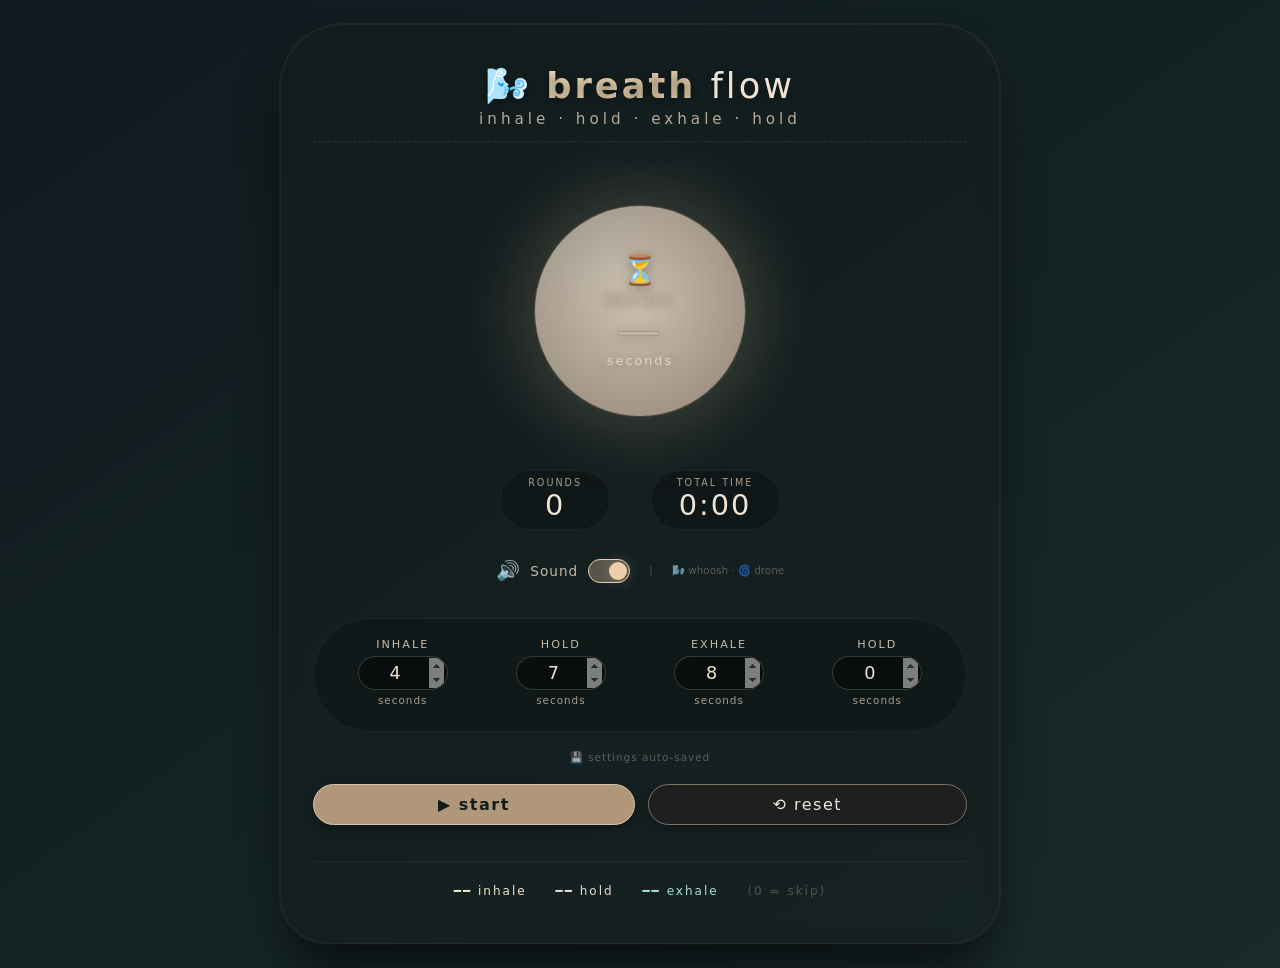
<file: index.html>
<!DOCTYPE html>
<html lang="en">
<head>
    <meta charset="UTF-8">
    <meta name="viewport" content="width=device-width, initial-scale=1.0">
    <title>Breath · Circle Countdown with Sound</title>
    <style>
        * {
            margin: 0;
            padding: 0;
            box-sizing: border-box;
        }

        body {
            background: linear-gradient(145deg, #0f1a1e 0%, #1a2a2a 100%);
            min-height: 100vh;
            display: flex;
            align-items: center;
            justify-content: center;
            font-family: 'Segoe UI', 'Quicksand', system-ui, -apple-system, sans-serif;
            padding: 1.5rem;
            margin: 0;
        }

        .container {
            max-width: 720px;
            width: 100%;
            background: rgba(20, 30, 30, 0.55);
            backdrop-filter: blur(10px);
            -webkit-backdrop-filter: blur(10px);
            border-radius: 4rem 4rem 3rem 3rem;
            padding: 2.5rem 2rem 2.8rem;
            box-shadow: 0 30px 50px -12px rgba(0,0,0,0.7), 0 0 0 1px rgba(220, 200, 170, 0.08);
            border: 1px solid rgba(230, 210, 180, 0.06);
            text-align: center;
            color: #efe8dd;
        }

        h1 {
            font-weight: 300;
            font-size: 2.2rem;
            letter-spacing: 3px;
            color: #f0e3d4;
            margin-bottom: 0.2rem;
            text-shadow: 0 2px 10px rgba(0,0,0,0.4);
        }
        h1 span {
            font-weight: 600;
            background: linear-gradient(135deg, #f7e3c0, #eacfaa);
            -webkit-background-clip: text;
            background-clip: text;
            color: transparent;
        }
        .sub {
            font-weight: 300;
            font-size: 0.95rem;
            letter-spacing: 4px;
            color: #b7aa97;
            margin-bottom: 1.8rem;
            border-bottom: 1px dashed rgba(200, 180, 150, 0.15);
            padding-bottom: 0.8rem;
        }

        /* -------- BREATH CIRCLE -------- */
        .circle-wrapper {
            display: flex;
            justify-content: center;
            align-items: center;
            margin: 1.2rem 0 1.2rem 0;
            position: relative;
            height: 280px;
        }

        .breath-circle {
            width: 210px;
            height: 210px;
            border-radius: 50%;
            background: radial-gradient(circle at 35% 30%, #f2e3d0, #dac2aa);
            box-shadow: 0 0 60px 20px rgba(210, 180, 140, 0.25), 0 0 0 1px rgba(240, 220, 190, 0.15);
            transition: width 0.8s ease, height 0.8s ease, box-shadow 0.8s ease, background 0.8s ease;
            will-change: width, height, box-shadow;
            display: flex;
            flex-direction: column;
            align-items: center;
            justify-content: center;
            position: relative;
        }

        .breath-circle::before {
            content: '';
            position: absolute;
            top: 0;
            left: 0;
            right: 0;
            bottom: 0;
            border-radius: 50%;
            background: radial-gradient(circle at center, rgba(10, 18, 18, 0.15) 0%, rgba(10, 18, 18, 0.35) 100%);
            pointer-events: none;
            z-index: 1;
        }

        .breath-circle > * {
            position: relative;
            z-index: 2;
        }

        .breath-circle .phase-icon {
            font-size: 1.8rem;
            line-height: 1.2;
            transition: all 0.3s;
            text-shadow: 0 2px 12px rgba(0,0,0,0.3);
        }

        .breath-circle .phase-name {
            font-size: 0.9rem;
            font-weight: 600;
            letter-spacing: 3px;
            text-transform: uppercase;
            opacity: 0.9;
            transition: all 0.3s;
            margin-top: 2px;
            text-shadow: 0 2px 12px rgba(0,0,0,0.4);
        }

        .breath-circle .seconds-display {
            font-size: 4rem;
            font-weight: 800;
            letter-spacing: 3px;
            line-height: 1.1;
            transition: all 0.3s;
            font-variant-numeric: tabular-nums;
            text-shadow: 
                0 0 20px rgba(0,0,0,0.5),
                0 0 40px rgba(0,0,0,0.3),
                0 4px 8px rgba(0,0,0,0.4),
                0 0 2px rgba(0,0,0,0.6);
            -webkit-text-stroke: 1px rgba(0,0,0,0.15);
        }

        .breath-circle .seconds-unit {
            font-size: 0.8rem;
            font-weight: 500;
            opacity: 0.7;
            letter-spacing: 2px;
            margin-top: -2px;
            text-shadow: 0 2px 12px rgba(0,0,0,0.4);
        }

        .phase-inhale .seconds-display,
        .phase-inhale .phase-name {
            color: #f5e6c8;
        }
        .phase-inhale .phase-icon {
            color: #f5e6c8;
        }
        .phase-inhale .seconds-display {
            text-shadow: 
                0 0 30px rgba(234, 207, 170, 0.5),
                0 0 60px rgba(234, 207, 170, 0.2),
                0 4px 8px rgba(0,0,0,0.5),
                0 0 2px rgba(0,0,0,0.6);
        }

        .phase-hold .seconds-display,
        .phase-hold .phase-name {
            color: #e8ddd0;
        }
        .phase-hold .phase-icon {
            color: #e8ddd0;
        }
        .phase-hold .seconds-display {
            text-shadow: 
                0 0 30px rgba(212, 197, 176, 0.4),
                0 0 60px rgba(212, 197, 176, 0.15),
                0 4px 8px rgba(0,0,0,0.5),
                0 0 2px rgba(0,0,0,0.6);
        }

        .phase-exhale .seconds-display,
        .phase-exhale .phase-name {
            color: #a8dfd8;
        }
        .phase-exhale .phase-icon {
            color: #a8dfd8;
        }
        .phase-exhale .seconds-display {
            text-shadow: 
                0 0 30px rgba(143, 201, 192, 0.5),
                0 0 60px rgba(143, 201, 192, 0.2),
                0 4px 8px rgba(0,0,0,0.5),
                0 0 2px rgba(0,0,0,0.6);
        }

        .phase-idle .seconds-display {
            color: #c6b9a6;
            font-size: 2.8rem;
            font-weight: 400;
            text-shadow: 0 2px 12px rgba(0,0,0,0.3);
        }
        .phase-idle .phase-name {
            color: #b7aa97;
        }
        .phase-idle .phase-icon {
            color: #b7aa97;
        }

        /* -------- STATS -------- */
        .stats {
            display: flex;
            justify-content: center;
            gap: 2.5rem;
            margin: 0.6rem 0 1.4rem 0;
            flex-wrap: wrap;
        }

        .stat-item {
            background: rgba(0, 0, 0, 0.2);
            padding: 0.4rem 1.6rem;
            border-radius: 60px;
            border: 1px solid rgba(200, 180, 150, 0.08);
            backdrop-filter: blur(2px);
            min-width: 110px;
        }

        .stat-item .stat-label {
            font-size: 0.6rem;
            text-transform: uppercase;
            letter-spacing: 2px;
            color: #a99b89;
            display: block;
        }

        .stat-item .stat-value {
            font-size: 1.8rem;
            font-weight: 300;
            letter-spacing: 2px;
            color: #f0e3d4;
            font-variant-numeric: tabular-nums;
        }

        /* -------- CONTROLS -------- */
        .controls {
            display: flex;
            flex-wrap: wrap;
            justify-content: center;
            gap: 0.8rem 1.2rem;
            margin: 1.8rem 0 1.2rem;
            background: rgba(0, 0, 0, 0.15);
            padding: 1.2rem 1.2rem 1.6rem;
            border-radius: 60px;
            backdrop-filter: blur(4px);
            border: 1px solid rgba(200, 180, 150, 0.08);
        }

        .control-group {
            display: flex;
            flex-direction: column;
            align-items: center;
            min-width: 70px;
            flex: 1 0 70px;
        }

        .control-group label {
            font-size: 0.7rem;
            text-transform: uppercase;
            letter-spacing: 2px;
            color: #c6b9a6;
            margin-bottom: 0.3rem;
            font-weight: 400;
        }

        .control-group input[type="number"] {
            width: 100%;
            max-width: 90px;
            padding: 0.4rem 0.2rem;
            background: rgba(0, 0, 0, 0.35);
            border: 1px solid rgba(200, 180, 150, 0.25);
            border-radius: 30px;
            color: #f0e3d4;
            font-size: 1.1rem;
            font-weight: 500;
            text-align: center;
            font-family: inherit;
            transition: 0.2s;
            outline: none;
            backdrop-filter: blur(2px);
        }

        .control-group input[type="number"]:focus {
            border-color: #d9b382;
            box-shadow: 0 0 16px rgba(200, 160, 110, 0.2);
            background: rgba(20, 30, 28, 0.6);
        }

        .control-group input[type="number"]:disabled {
            opacity: 0.4;
            cursor: not-allowed;
            border-color: #4a4a40;
        }

        .control-group input[type="number"]::-webkit-inner-spin-button,
        .control-group input[type="number"]::-webkit-outer-spin-button {
            opacity: 0.5;
            height: 30px;
        }

        .control-group .unit {
            font-size: 0.65rem;
            color: #a99b89;
            margin-top: 0.2rem;
            letter-spacing: 1px;
        }

        /* -------- SOUND CONTROLS -------- */
        .sound-controls {
            display: flex;
            justify-content: center;
            align-items: center;
            gap: 1.2rem;
            margin: 0.4rem 0 1.2rem;
            flex-wrap: wrap;
            padding: 0.4rem 1.2rem;
        }

        .sound-toggle {
            display: flex;
            align-items: center;
            gap: 0.6rem;
            cursor: pointer;
            font-size: 0.85rem;
            color: #c6b9a6;
            letter-spacing: 1px;
            user-select: none;
        }

        .sound-toggle input[type="checkbox"] {
            width: 42px;
            height: 24px;
            appearance: none;
            -webkit-appearance: none;
            background: rgba(60, 50, 40, 0.5);
            border-radius: 20px;
            border: 1px solid rgba(200, 180, 150, 0.2);
            position: relative;
            cursor: pointer;
            transition: 0.3s;
            flex-shrink: 0;
        }

        .sound-toggle input[type="checkbox"]::before {
            content: '';
            position: absolute;
            width: 18px;
            height: 18px;
            background: #8f8474;
            border-radius: 50%;
            top: 2px;
            left: 2px;
            transition: 0.3s;
        }

        .sound-toggle input[type="checkbox"]:checked {
            background: rgba(234, 207, 170, 0.3);
            border-color: #eacfaa;
        }

        .sound-toggle input[type="checkbox"]:checked::before {
            left: 20px;
            background: #eacfaa;
            box-shadow: 0 0 16px rgba(234, 207, 170, 0.3);
        }

        .sound-toggle .sound-label {
            font-weight: 400;
        }

        .sound-toggle .sound-icon {
            font-size: 1.2rem;
        }

        /* -------- BUTTONS -------- */
        .action-buttons {
            display: flex;
            flex-wrap: wrap;
            justify-content: center;
            gap: 0.8rem;
            margin: 1.2rem 0 0.2rem;
        }

        .btn {
            background: rgba(30, 45, 40, 0.6);
            backdrop-filter: blur(4px);
            border: 1px solid #cab69b;
            color: #efe8dd;
            padding: 0.65rem 2rem;
            font-size: 1rem;
            font-weight: 500;
            border-radius: 60px;
            cursor: pointer;
            transition: 0.2s;
            font-family: inherit;
            letter-spacing: 1.5px;
            box-shadow: 0 4px 12px rgba(0,0,0,0.3);
            flex: 1 0 auto;
            min-width: 110px;
        }

        .btn:hover:not(:disabled) {
            background: #d9b382;
            color: #0f1a1e;
            border-color: #d9b382;
            transform: scale(1.02);
            box-shadow: 0 8px 20px rgba(200, 160, 110, 0.3);
        }

        .btn:active:not(:disabled) {
            transform: scale(0.96);
        }

        .btn:disabled {
            opacity: 0.4;
            cursor: not-allowed;
            transform: scale(0.98);
            border-color: #5f5a50;
        }

        .btn-primary {
            background: #b1977a;
            border-color: #dac2aa;
            color: #121c1a;
            font-weight: 600;
        }
        .btn-primary:hover:not(:disabled) {
            background: #d9b382;
            color: #0f1a1e;
        }

        .btn-reset {
            background: rgba(40, 35, 30, 0.5);
            border-color: #7f7466;
        }

        .footer-note {
            margin-top: 2.2rem;
            font-size: 0.75rem;
            letter-spacing: 2px;
            color: #8f8474;
            border-top: 1px solid rgba(200, 180, 150, 0.08);
            padding-top: 1.4rem;
            display: flex;
            justify-content: center;
            gap: 1.8rem;
            flex-wrap: wrap;
        }

        .footer-note .inhale-color { color: #f5e6c8; }
        .footer-note .exhale-color { color: #a8dfd8; }
        .footer-note .hold-color { color: #e8ddd0; }

        .save-indicator {
            font-size: 0.65rem;
            color: #8f8474;
            margin-top: 0.4rem;
            opacity: 0.6;
            letter-spacing: 1px;
            transition: opacity 0.3s;
        }
        .save-indicator.saved {
            opacity: 1;
            color: #a8dfd8;
        }

        @media (max-width: 480px) {
            .container { padding: 1.6rem 1rem; border-radius: 2.4rem; }
            .controls { flex-direction: column; align-items: stretch; gap: 0.8rem; border-radius: 30px; padding: 1.2rem 1rem; }
            .control-group { flex-direction: row; justify-content: space-between; align-items: center; gap: 0.4rem; flex: 1; }
            .control-group input[type="number"] { max-width: 100px; }
            .control-group label { margin-bottom: 0; min-width: 50px; text-align: left; }
            .circle-wrapper { height: 220px; }
            .breath-circle { width: 170px; height: 170px; }
            .breath-circle .seconds-display { font-size: 3.2rem; }
            .breath-circle .phase-icon { font-size: 1.4rem; }
            .breath-circle .phase-name { font-size: 0.75rem; }
            .stats { gap: 1rem; }
            .stat-item { min-width: 80px; padding: 0.3rem 1rem; }
            .stat-item .stat-value { font-size: 1.4rem; }
            .btn { min-width: 100px; padding: 0.6rem 1.2rem; }
            .sound-controls { gap: 0.8rem; }
        }

        @media (max-width: 380px) {
            .circle-wrapper { height: 180px; }
            .breath-circle { width: 140px; height: 140px; }
            .breath-circle .seconds-display { font-size: 2.6rem; }
            .breath-circle .phase-icon { font-size: 1.2rem; }
            .breath-circle .phase-name { font-size: 0.65rem; }
        }
    </style>
</head>
<body>
<div class="container">
    <h1>🌬️ <span>breath</span> flow</h1>
    <div class="sub">inhale · hold · exhale · hold</div>

    <!-- breath circle with countdown -->
    <div class="circle-wrapper">
        <div class="breath-circle phase-idle" id="breathCircle">
            <span class="phase-icon" id="phaseIcon">⏳</span>
            <span class="phase-name" id="phaseName">ready</span>
            <span class="seconds-display" id="secondsDisplay">—</span>
            <span class="seconds-unit">seconds</span>
        </div>
    </div>

    <!-- stats -->
    <div class="stats">
        <div class="stat-item">
            <span class="stat-label">rounds</span>
            <span class="stat-value" id="roundCount">0</span>
        </div>
        <div class="stat-item">
            <span class="stat-label">total time</span>
            <span class="stat-value" id="totalTime">0:00</span>
        </div>
    </div>

    <!-- sound controls -->
    <div class="sound-controls">
        <label class="sound-toggle" id="soundToggle">
            <span class="sound-icon">🔊</span>
            <span class="sound-label">Sound</span>
            <input type="checkbox" id="soundCheckbox" checked>
        </label>
        <span style="color:#8f8474; font-size:0.7rem; opacity:0.5;">|</span>
        <span style="color:#8f8474; font-size:0.65rem; opacity:0.6;">🌬️ whoosh · 🌀 drone</span>
    </div>

    <!-- controls -->
    <div class="controls" id="controlPanel">
        <div class="control-group">
            <label for="inhaleInput">inhale</label>
            <input type="number" id="inhaleInput" min="0" max="60" step="0.5" value="4">
            <span class="unit">seconds</span>
        </div>
        <div class="control-group">
            <label for="holdInInput">hold</label>
            <input type="number" id="holdInInput" min="0" max="60" step="0.5" value="7">
            <span class="unit">seconds</span>
        </div>
        <div class="control-group">
            <label for="exhaleInput">exhale</label>
            <input type="number" id="exhaleInput" min="0" max="60" step="0.5" value="8">
            <span class="unit">seconds</span>
        </div>
        <div class="control-group">
            <label for="holdOutInput">hold</label>
            <input type="number" id="holdOutInput" min="0" max="60" step="0.5" value="0">
            <span class="unit">seconds</span>
        </div>
    </div>

    <div class="save-indicator" id="saveIndicator">💾 settings auto-saved</div>

    <!-- buttons -->
    <div class="action-buttons">
        <button class="btn btn-primary" id="startBtn">▶ start</button>
        <button class="btn btn-reset" id="resetBtn">⟲ reset</button>
    </div>

    <div class="footer-note">
        <span class="inhale-color">━━ inhale</span>
        <span class="hold-color">━━ hold</span>
        <span class="exhale-color">━━ exhale</span>
        <span style="color:#8f8474; opacity:0.5;">(0 = skip)</span>
    </div>
</div>

<script>
    (function() {
        // ----- DOM refs -----
        const circle = document.getElementById('breathCircle');
        const phaseIcon = document.getElementById('phaseIcon');
        const phaseName = document.getElementById('phaseName');
        const secondsDisplay = document.getElementById('secondsDisplay');
        const roundCountEl = document.getElementById('roundCount');
        const totalTimeEl = document.getElementById('totalTime');
        const saveIndicator = document.getElementById('saveIndicator');
        const soundCheckbox = document.getElementById('soundCheckbox');

        const inhaleInput = document.getElementById('inhaleInput');
        const holdInInput = document.getElementById('holdInInput');
        const exhaleInput = document.getElementById('exhaleInput');
        const holdOutInput = document.getElementById('holdOutInput');

        const startBtn = document.getElementById('startBtn');
        const resetBtn = document.getElementById('resetBtn');

        // ----- constants -----
        const BASE_SIZE = 210;
        const MAX_SIZE = 290;
        const MIN_SIZE = 130;
        const STORAGE_KEY = 'breath_config';

        // ----- Audio Engine -----
        let audioCtx = null;
        let currentSound = null;

        function initAudio() {
            if (!audioCtx) {
                audioCtx = new (window.AudioContext || window.webkitAudioContext)();
            }
            if (audioCtx.state === 'suspended') {
                audioCtx.resume();
            }
            return audioCtx;
        }

        class BreathSound {
            constructor() {
                this.oscillator = null;
                this.gainNode = null;
                this.noiseNode = null;
                this.noiseGain = null;
                this.filter = null;
                this.isPlaying = false;
                this.phase = 'idle';
                this.startTime = 0;
                this.duration = 0;
            }

            start(phase, duration) {
                if (!soundCheckbox.checked) return;
                if (duration <= 0) return;

                try {
                    const ctx = initAudio();
                    this.phase = phase;
                    this.duration = duration;
                    this.startTime = ctx.currentTime;

                    // Stop any existing sound
                    this.stop();

                    // Create gain node for overall volume
                    this.gainNode = ctx.createGain();
                    this.gainNode.gain.setValueAtTime(0, ctx.currentTime);
                    this.gainNode.connect(ctx.destination);

                    if (phase === 'inhale' || phase === 'exhale') {
                        // Create noise for whoosh sound
                        const bufferSize = ctx.sampleRate * 0.1;
                        const buffer = ctx.createBuffer(1, bufferSize, ctx.sampleRate);
                        const data = buffer.getChannelData(0);
                        for (let i = 0; i < bufferSize; i++) {
                            data[i] = (Math.random() * 2 - 1) * 0.3;
                        }
                        this.noiseNode = ctx.createBufferSource();
                        this.noiseNode.buffer = buffer;
                        this.noiseNode.loop = true;

                        // Filter for shaping the whoosh
                        this.filter = ctx.createBiquadFilter();
                        this.filter.type = 'bandpass';
                        this.filter.Q.value = 0.8;
                        this.filter.frequency.setValueAtTime(phase === 'inhale' ? 200 : 400, ctx.currentTime);

                        // Noise gain
                        this.noiseGain = ctx.createGain();
                        this.noiseGain.gain.setValueAtTime(phase === 'inhale' ? 0.1 : 0.1, ctx.currentTime);

                        this.noiseNode.connect(this.filter);
                        this.filter.connect(this.noiseGain);
                        this.noiseGain.connect(this.gainNode);

                        // Add a subtle tone for pitch
                        this.oscillator = ctx.createOscillator();
                        this.oscillator.type = 'sine';
                        this.oscillator.frequency.setValueAtTime(
                            phase === 'inhale' ? 180 : 350,
                            ctx.currentTime
                        );
                        const oscGain = ctx.createGain();
                        oscGain.gain.setValueAtTime(0.15, ctx.currentTime);
                        this.oscillator.connect(oscGain);
                        oscGain.connect(this.gainNode);

                        // Schedule envelope
                        const now = ctx.currentTime;
                        const rampTime = duration * 0.15;

                        if (phase === 'inhale') {
                            // Rising volume and pitch
                            this.gainNode.gain.linearRampToValueAtTime(0.35, now + rampTime);
                            this.gainNode.gain.linearRampToValueAtTime(0.45, now + duration * 0.5);
                            this.gainNode.gain.linearRampToValueAtTime(0.25, now + duration);

                            this.filter.frequency.linearRampToValueAtTime(350, now + duration * 0.3);
                            this.filter.frequency.linearRampToValueAtTime(600, now + duration * 0.7);
                            this.filter.frequency.linearRampToValueAtTime(400, now + duration);

                            this.oscillator.frequency.linearRampToValueAtTime(250, now + duration * 0.3);
                            this.oscillator.frequency.linearRampToValueAtTime(400, now + duration * 0.7);
                            this.oscillator.frequency.linearRampToValueAtTime(300, now + duration);

                            this.noiseGain.gain.linearRampToValueAtTime(0.15, now + rampTime);
                            this.noiseGain.gain.linearRampToValueAtTime(0.25, now + duration * 0.5);
                            this.noiseGain.gain.linearRampToValueAtTime(0.05, now + duration);

                        } else { // exhale
                            // Falling volume and pitch
                            this.gainNode.gain.linearRampToValueAtTime(0.4, now + rampTime);
                            this.gainNode.gain.linearRampToValueAtTime(0.2, now + duration * 0.6);
                            this.gainNode.gain.linearRampToValueAtTime(0.02, now + duration);

                            this.filter.frequency.linearRampToValueAtTime(500, now + duration * 0.2);
                            this.filter.frequency.linearRampToValueAtTime(250, now + duration * 0.6);
                            this.filter.frequency.linearRampToValueAtTime(120, now + duration);

                            this.oscillator.frequency.linearRampToValueAtTime(400, now + duration * 0.2);
                            this.oscillator.frequency.linearRampToValueAtTime(200, now + duration * 0.6);
                            this.oscillator.frequency.linearRampToValueAtTime(100, now + duration);

                            this.noiseGain.gain.linearRampToValueAtTime(0.2, now + rampTime);
                            this.noiseGain.gain.linearRampToValueAtTime(0.1, now + duration * 0.6);
                            this.noiseGain.gain.linearRampToValueAtTime(0.01, now + duration);
                        }

                        // Start noise
                        this.noiseNode.start(now);
                        this.noiseNode.stop(now + duration + 0.1);

                        // Start oscillator
                        this.oscillator.start(now);
                        this.oscillator.stop(now + duration + 0.1);

                        this.isPlaying = true;

                    } else if (phase === 'holdIn' || phase === 'holdOut') {
                        // Hold sound - gentle drone
                        this.oscillator = ctx.createOscillator();
                        this.oscillator.type = 'sine';
                        this.oscillator.frequency.setValueAtTime(
                            phase === 'holdIn' ? 220 : 180,
                            ctx.currentTime
                        );

                        // Add a second oscillator for richness
                        const osc2 = ctx.createOscillator();
                        osc2.type = 'sine';
                        osc2.frequency.setValueAtTime(
                            phase === 'holdIn' ? 330 : 270,
                            ctx.currentTime
                        );
                        const osc2Gain = ctx.createGain();
                        osc2Gain.gain.setValueAtTime(0.08, ctx.currentTime);
                        osc2.connect(osc2Gain);
                        osc2Gain.connect(this.gainNode);

                        // Add a subtle shimmer
                        const osc3 = ctx.createOscillator();
                        osc3.type = 'sine';
                        osc3.frequency.setValueAtTime(
                            phase === 'holdIn' ? 440 : 360,
                            ctx.currentTime
                        );
                        const osc3Gain = ctx.createGain();
                        osc3Gain.gain.setValueAtTime(0.05, ctx.currentTime);
                        osc3.connect(osc3Gain);
                        osc3Gain.connect(this.gainNode);

                        // Main oscillator gain
                        const mainGain = ctx.createGain();
                        mainGain.gain.setValueAtTime(0.2, ctx.currentTime);
                        this.oscillator.connect(mainGain);
                        mainGain.connect(this.gainNode);

                        // Envelope - slow fade in, hold, fade out
                        const now = ctx.currentTime;
                        const fadeIn = Math.min(0.8, duration * 0.1);
                        const fadeOut = Math.min(0.8, duration * 0.1);

                        this.gainNode.gain.setValueAtTime(0, now);
                        this.gainNode.gain.linearRampToValueAtTime(0.25, now + fadeIn);
                        this.gainNode.gain.linearRampToValueAtTime(0.25, now + duration - fadeOut);
                        this.gainNode.gain.linearRampToValueAtTime(0, now + duration);

                        this.oscillator.start(now);
                        this.oscillator.stop(now + duration + 0.1);
                        osc2.start(now);
                        osc2.stop(now + duration + 0.1);
                        osc3.start(now);
                        osc3.stop(now + duration + 0.1);

                        this.isPlaying = true;
                    }

                    // Auto-stop after duration
                    setTimeout(() => {
                        this.stop();
                    }, duration * 1000 + 200);

                } catch (e) {
                    console.log('Audio error:', e);
                }
            }

            stop() {
                try {
                    if (this.gainNode) {
                        this.gainNode.gain.linearRampToValueAtTime(0, audioCtx.currentTime + 0.05);
                        setTimeout(() => {
                            try {
                                if (this.oscillator) {
                                    this.oscillator.stop();
                                    this.oscillator.disconnect();
                                }
                                if (this.noiseNode) {
                                    this.noiseNode.stop();
                                    this.noiseNode.disconnect();
                                }
                                if (this.gainNode) {
                                    this.gainNode.disconnect();
                                }
                            } catch (e) {}
                        }, 100);
                    }
                } catch (e) {}
                this.isPlaying = false;
                this.oscillator = null;
                this.noiseNode = null;
                this.gainNode = null;
                this.filter = null;
                this.noiseGain = null;
            }
        }

        // ----- state -----
        let isRunning = false;
        let timerId = null;
        let currentPhase = 'idle';
        let phaseStartTime = 0;
        let currentPhaseDuration = 0;
        let roundCount = 0;
        let totalSeconds = 0;
        let totalTimerId = null;
        let breathSound = new BreathSound();

        // ----- localStorage helpers -----
        function loadConfig() {
            try {
                const stored = localStorage.getItem(STORAGE_KEY);
                if (stored) {
                    const config = JSON.parse(stored);
                    if (config.inhale !== undefined) inhaleInput.value = config.inhale;
                    if (config.holdIn !== undefined) holdInInput.value = config.holdIn;
                    if (config.exhale !== undefined) exhaleInput.value = config.exhale;
                    if (config.holdOut !== undefined) holdOutInput.value = config.holdOut;
                    if (config.sound !== undefined) soundCheckbox.checked = config.sound;
                }
            } catch (e) {
                console.log('Error loading config:', e);
            }
        }

        function saveConfig() {
            try {
                const config = {
                    inhale: parseFloat(inhaleInput.value) || 0,
                    holdIn: parseFloat(holdInInput.value) || 0,
                    exhale: parseFloat(exhaleInput.value) || 0,
                    holdOut: parseFloat(holdOutInput.value) || 0,
                    sound: soundCheckbox.checked
                };
                localStorage.setItem(STORAGE_KEY, JSON.stringify(config));
                saveIndicator.classList.add('saved');
                clearTimeout(saveIndicator._timeout);
                saveIndicator._timeout = setTimeout(() => {
                    saveIndicator.classList.remove('saved');
                }, 1500);
            } catch (e) {
                console.log('Error saving config:', e);
            }
        }

        // Auto-save on input change
        [inhaleInput, holdInInput, exhaleInput, holdOutInput, soundCheckbox].forEach(input => {
            input.addEventListener('change', saveConfig);
            input.addEventListener('input', () => {
                clearTimeout(input._saveTimeout);
                input._saveTimeout = setTimeout(saveConfig, 300);
            });
        });

        // ----- helpers -----
        function getDurations() {
            return {
                inhale: Math.max(0, parseFloat(inhaleInput.value) || 0),
                holdIn: Math.max(0, parseFloat(holdInInput.value) || 0),
                exhale: Math.max(0, parseFloat(exhaleInput.value) || 0),
                holdOut: Math.max(0, parseFloat(holdOutInput.value) || 0)
            };
        }

        function getNextPhase(currentPhase, durations) {
            const phaseOrder = ['inhale', 'holdIn', 'exhale', 'holdOut'];
            const currentIndex = phaseOrder.indexOf(currentPhase);
            
            for (let i = 1; i <= phaseOrder.length; i++) {
                const nextIndex = (currentIndex + i) % phaseOrder.length;
                const phase = phaseOrder[nextIndex];
                if (durations[phase] > 0) {
                    return phase;
                }
            }
            return 'idle';
        }

        function hasAnyPhase(durations) {
            return durations.inhale > 0 || durations.holdIn > 0 || 
                   durations.exhale > 0 || durations.holdOut > 0;
        }

        // ----- update circle size & appearance -----
        function setCircleState(phase, progress, remainingSeconds, isSkip = false) {
            let size, glowIntensity;
            if (phase === 'inhale') {
                size = BASE_SIZE + (MAX_SIZE - BASE_SIZE) * progress;
                glowIntensity = 0.3 + 0.6 * progress;
            } else if (phase === 'holdIn') {
                size = MAX_SIZE;
                glowIntensity = 0.9 + 0.1 * Math.sin(progress * Math.PI);
            } else if (phase === 'exhale') {
                size = MAX_SIZE - (MAX_SIZE - MIN_SIZE) * progress;
                glowIntensity = 0.9 - 0.6 * progress;
            } else if (phase === 'holdOut') {
                size = MIN_SIZE;
                glowIntensity = 0.2 + 0.1 * Math.sin(progress * Math.PI * 0.8);
            } else {
                size = BASE_SIZE;
                glowIntensity = 0.2;
            }

            size = Math.min(MAX_SIZE, Math.max(MIN_SIZE, size));
            const glow = Math.min(1.2, Math.max(0.1, glowIntensity));
            circle.style.width = size + 'px';
            circle.style.height = size + 'px';

            let glowColor = 'rgba(210, 180, 140, ';
            if (phase === 'inhale' || phase === 'holdIn') {
                glowColor = 'rgba(230, 200, 160, ';
            } else if (phase === 'exhale' || phase === 'holdOut') {
                glowColor = 'rgba(140, 200, 190, ';
            } else {
                glowColor = 'rgba(200, 180, 150, ';
            }
            const shadow = `0 0 ${40 + 50 * glow}px ${16 + 24 * glow}px ${glowColor}${Math.min(0.7, 0.2 + 0.5 * glow)}`;
            circle.style.boxShadow = `${shadow}, 0 0 0 1px rgba(240, 220, 190, 0.2)`;

            let icon = '⏳';
            let name = 'ready';
            let cssClass = 'phase-idle';
            let displayText = '—';

            if (isSkip) {
                icon = '⏭️';
                name = 'skipped';
                cssClass = 'phase-idle';
                displayText = '0';
            } else if (phase === 'inhale') {
                icon = '🌬️';
                name = 'inhale';
                cssClass = 'phase-inhale';
                displayText = Math.ceil(remainingSeconds) + '';
            } else if (phase === 'holdIn') {
                icon = '🌀';
                name = 'hold';
                cssClass = 'phase-hold';
                displayText = Math.ceil(remainingSeconds) + '';
            } else if (phase === 'exhale') {
                icon = '🌿';
                name = 'exhale';
                cssClass = 'phase-exhale';
                displayText = Math.ceil(remainingSeconds) + '';
            } else if (phase === 'holdOut') {
                icon = '🌀';
                name = 'hold';
                cssClass = 'phase-hold';
                displayText = Math.ceil(remainingSeconds) + '';
            } else {
                icon = '⏳';
                name = 'ready';
                cssClass = 'phase-idle';
                displayText = '—';
            }

            circle.classList.remove('phase-inhale', 'phase-hold', 'phase-exhale', 'phase-idle');
            circle.classList.add(cssClass);

            phaseIcon.textContent = icon;
            phaseName.textContent = name;
            secondsDisplay.textContent = displayText;
        }

        function setIdleState() {
            circle.style.width = BASE_SIZE + 'px';
            circle.style.height = BASE_SIZE + 'px';
            circle.style.boxShadow = `0 0 60px 20px rgba(210, 180, 140, 0.2), 0 0 0 1px rgba(240, 220, 190, 0.15)`;
            circle.classList.remove('phase-inhale', 'phase-hold', 'phase-exhale');
            circle.classList.add('phase-idle');
            phaseIcon.textContent = '⏳';
            phaseName.textContent = 'ready';
            secondsDisplay.textContent = '—';
        }

        function updateStats() {
            roundCountEl.textContent = roundCount;
            const mins = Math.floor(totalSeconds / 60);
            const secs = Math.floor(totalSeconds % 60);
            totalTimeEl.textContent = `${mins}:${secs.toString().padStart(2, '0')}`;
        }

        function stopBreath() {
            if (timerId) {
                clearInterval(timerId);
                timerId = null;
            }
            if (totalTimerId) {
                clearInterval(totalTimerId);
                totalTimerId = null;
            }
            breathSound.stop();
            isRunning = false;
            currentPhase = 'idle';
            startBtn.textContent = '▶ start';
            startBtn.disabled = false;
            document.querySelectorAll('.controls input').forEach(inp => inp.disabled = false);
        }

        function startPhase(phase) {
            if (!isRunning) return;
            
            const durations = getDurations();
            
            if (durations[phase] === 0) {
                const nextPhase = getNextPhase(phase, durations);
                if (nextPhase === 'idle' || !hasAnyPhase(durations)) {
                    if (timerId) {
                        clearInterval(timerId);
                        timerId = null;
                    }
                    setCircleState(phase, 0, 0, true);
                    breathSound.stop();
                    setTimeout(() => {
                        if (!isRunning) return;
                        setIdleState();
                        stopBreath();
                    }, 800);
                    return;
                }
                setCircleState(phase, 0, 0, true);
                breathSound.stop();
                setTimeout(() => {
                    if (isRunning) {
                        startPhase(nextPhase);
                    }
                }, 400);
                return;
            }

            currentPhase = phase;
            currentPhaseDuration = durations[phase];
            phaseStartTime = performance.now() / 1000;

            // Start sound
            breathSound.stop();
            breathSound.start(phase, currentPhaseDuration);

            if (timerId) {
                clearInterval(timerId);
                timerId = null;
            }
            
            timerId = setInterval(() => {
                if (!isRunning) return;
                const now = performance.now() / 1000;
                const elapsed = now - phaseStartTime;
                const progress = Math.min(1, elapsed / currentPhaseDuration);
                const remaining = Math.max(0, currentPhaseDuration - elapsed);

                setCircleState(currentPhase, progress, remaining);

                if (progress >= 1) {
                    const nextPhase = getNextPhase(currentPhase, durations);
                    if (timerId) {
                        clearInterval(timerId);
                        timerId = null;
                    }
                    if (nextPhase === 'idle' || !hasAnyPhase(durations)) {
                        breathSound.stop();
                        stopBreath();
                        setIdleState();
                        return;
                    }
                    if (currentPhase === 'holdOut' || 
                        (currentPhase === 'exhale' && durations.holdOut === 0)) {
                        roundCount++;
                        updateStats();
                    }
                    if (isRunning) {
                        startPhase(nextPhase);
                    }
                }
            }, 30);
        }

        function startBreath() {
            if (isRunning) return;
            
            const durations = getDurations();
            
            if (!hasAnyPhase(durations)) {
                alert('At least one phase must have a value greater than 0.');
                return;
            }

            let firstPhase = 'idle';
            if (durations.inhale > 0) firstPhase = 'inhale';
            else if (durations.holdIn > 0) firstPhase = 'holdIn';
            else if (durations.exhale > 0) firstPhase = 'exhale';
            else if (durations.holdOut > 0) firstPhase = 'holdOut';
            
            if (firstPhase === 'idle') {
                alert('At least one phase must have a value greater than 0.');
                return;
            }

            // Initialize audio context on user gesture
            initAudio();

            roundCount = 0;
            totalSeconds = 0;
            updateStats();

            document.querySelectorAll('.controls input').forEach(inp => inp.disabled = true);
            isRunning = true;
            startBtn.textContent = '⏳ running';
            startBtn.disabled = true;

            if (totalTimerId) clearInterval(totalTimerId);
            totalTimerId = setInterval(() => {
                if (isRunning) {
                    totalSeconds += 0.1;
                    updateStats();
                }
            }, 100);

            startPhase(firstPhase);
        }

        function resetBreath() {
            stopBreath();
            breathSound.stop();
            setIdleState();
            document.querySelectorAll('.controls input').forEach(inp => inp.disabled = false);
            startBtn.textContent = '▶ start';
            startBtn.disabled = false;
            roundCount = 0;
            totalSeconds = 0;
            updateStats();
            circle.style.width = BASE_SIZE + 'px';
            circle.style.height = BASE_SIZE + 'px';
            circle.style.boxShadow = `0 0 60px 20px rgba(210, 180, 140, 0.2), 0 0 0 1px rgba(240, 220, 190, 0.15)`;
        }

        // ----- events -----
        startBtn.addEventListener('click', startBreath);
        resetBtn.addEventListener('click', resetBreath);

        // ----- init -----
        loadConfig();
        setIdleState();
        updateStats();
        saveIndicator.textContent = '💾 settings auto-saved';
    })();
</script>
</body>
</html>
</file>
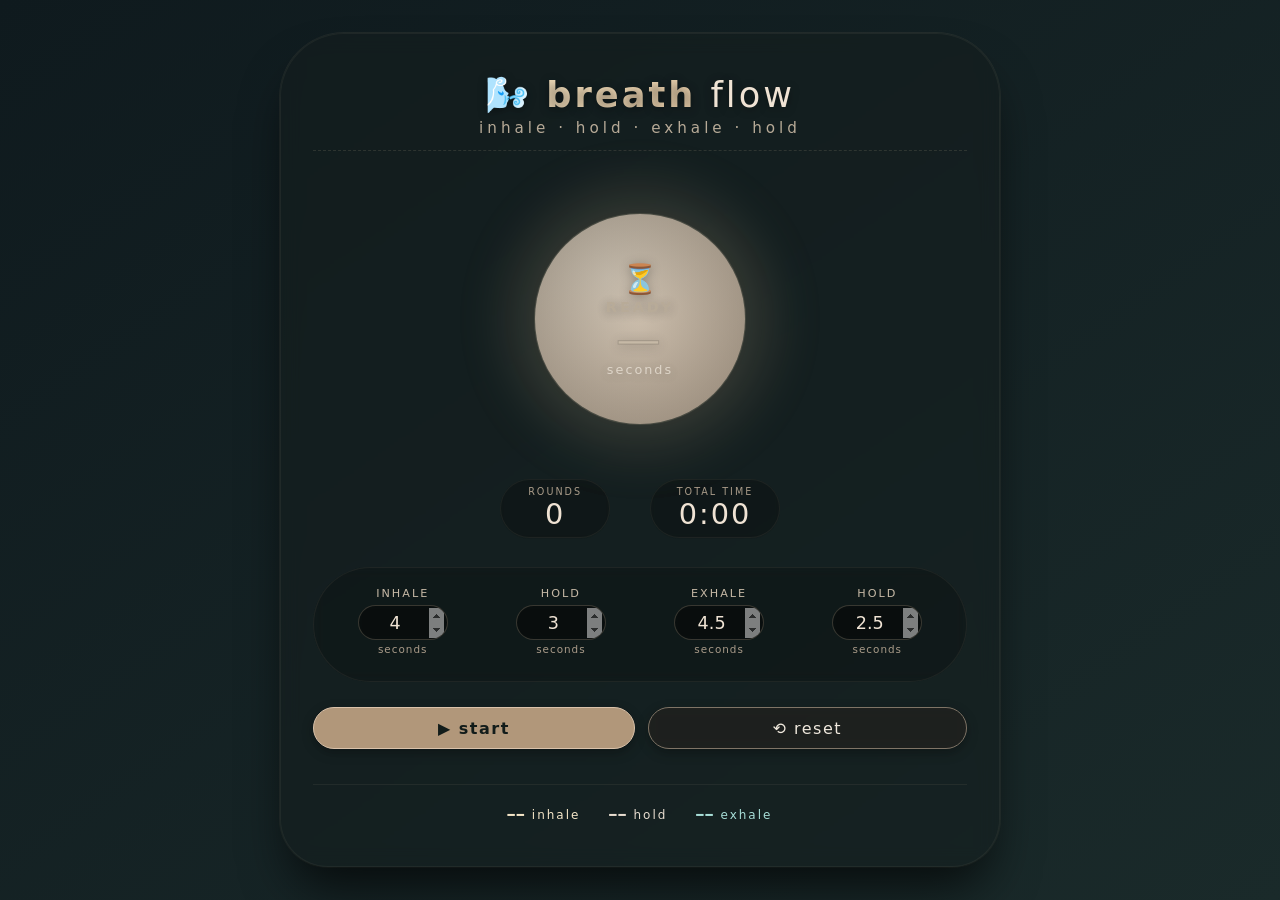
<file: Document/index.html>
<!DOCTYPE html>
<html lang="en">
<head>
    <meta charset="UTF-8">
    <meta name="viewport" content="width=device-width, initial-scale=1.0">
    <title>Breath · Circle Countdown</title>
    <style>
        * {
            margin: 0;
            padding: 0;
            box-sizing: border-box;
        }

        body {
            background: linear-gradient(145deg, #0f1a1e 0%, #1a2a2a 100%);
            min-height: 100vh;
            display: flex;
            align-items: center;
            justify-content: center;
            font-family: 'Segoe UI', 'Quicksand', system-ui, -apple-system, sans-serif;
            padding: 1.5rem;
            margin: 0;
        }

        .container {
            max-width: 720px;
            width: 100%;
            background: rgba(20, 30, 30, 0.55);
            backdrop-filter: blur(10px);
            -webkit-backdrop-filter: blur(10px);
            border-radius: 4rem 4rem 3rem 3rem;
            padding: 2.5rem 2rem 2.8rem;
            box-shadow: 0 30px 50px -12px rgba(0,0,0,0.7), 0 0 0 1px rgba(220, 200, 170, 0.08);
            border: 1px solid rgba(230, 210, 180, 0.06);
            text-align: center;
            color: #efe8dd;
        }

        h1 {
            font-weight: 300;
            font-size: 2.2rem;
            letter-spacing: 3px;
            color: #f0e3d4;
            margin-bottom: 0.2rem;
            text-shadow: 0 2px 10px rgba(0,0,0,0.4);
        }
        h1 span {
            font-weight: 600;
            background: linear-gradient(135deg, #f7e3c0, #eacfaa);
            -webkit-background-clip: text;
            background-clip: text;
            color: transparent;
        }
        .sub {
            font-weight: 300;
            font-size: 0.95rem;
            letter-spacing: 4px;
            color: #b7aa97;
            margin-bottom: 1.8rem;
            border-bottom: 1px dashed rgba(200, 180, 150, 0.15);
            padding-bottom: 0.8rem;
        }

        /* -------- BREATH CIRCLE -------- */
        .circle-wrapper {
            display: flex;
            justify-content: center;
            align-items: center;
            margin: 1.2rem 0 1.2rem 0;
            position: relative;
            height: 280px;
        }

        .breath-circle {
            width: 210px;
            height: 210px;
            border-radius: 50%;
            background: radial-gradient(circle at 35% 30%, #f2e3d0, #dac2aa);
            box-shadow: 0 0 60px 20px rgba(210, 180, 140, 0.25), 0 0 0 1px rgba(240, 220, 190, 0.15);
            transition: width 0.8s ease, height 0.8s ease, box-shadow 0.8s ease, background 0.8s ease;
            will-change: width, height, box-shadow;
            display: flex;
            flex-direction: column;
            align-items: center;
            justify-content: center;
            position: relative;
        }

        /* Dark overlay inside circle for better text contrast */
        .breath-circle::before {
            content: '';
            position: absolute;
            top: 0;
            left: 0;
            right: 0;
            bottom: 0;
            border-radius: 50%;
            background: radial-gradient(circle at center, rgba(10, 18, 18, 0.15) 0%, rgba(10, 18, 18, 0.35) 100%);
            pointer-events: none;
            z-index: 1;
        }

        .breath-circle > * {
            position: relative;
            z-index: 2;
        }

        .breath-circle .phase-icon {
            font-size: 1.8rem;
            line-height: 1.2;
            transition: all 0.3s;
            text-shadow: 0 2px 12px rgba(0,0,0,0.3);
        }

        .breath-circle .phase-name {
            font-size: 0.9rem;
            font-weight: 600;
            letter-spacing: 3px;
            text-transform: uppercase;
            opacity: 0.9;
            transition: all 0.3s;
            margin-top: 2px;
            text-shadow: 0 2px 12px rgba(0,0,0,0.4);
        }

        .breath-circle .seconds-display {
            font-size: 4rem;
            font-weight: 800;
            letter-spacing: 3px;
            line-height: 1.1;
            transition: all 0.3s;
            font-variant-numeric: tabular-nums;
            /* Strong text shadow for visibility */
            text-shadow: 
                0 0 20px rgba(0,0,0,0.5),
                0 0 40px rgba(0,0,0,0.3),
                0 4px 8px rgba(0,0,0,0.4),
                0 0 2px rgba(0,0,0,0.6);
        }

        /* Additional outline effect using -webkit-text-stroke */
        .breath-circle .seconds-display {
            -webkit-text-stroke: 1px rgba(0,0,0,0.15);
        }

        .breath-circle .seconds-unit {
            font-size: 0.8rem;
            font-weight: 500;
            opacity: 0.7;
            letter-spacing: 2px;
            margin-top: -2px;
            text-shadow: 0 2px 12px rgba(0,0,0,0.4);
        }

        /* Color classes for phases - brighter, more vibrant */
        .phase-inhale .seconds-display,
        .phase-inhale .phase-name {
            color: #f5e6c8;
        }
        .phase-inhale .phase-icon {
            color: #f5e6c8;
        }
        .phase-inhale .seconds-display {
            text-shadow: 
                0 0 30px rgba(234, 207, 170, 0.5),
                0 0 60px rgba(234, 207, 170, 0.2),
                0 4px 8px rgba(0,0,0,0.5),
                0 0 2px rgba(0,0,0,0.6);
        }

        .phase-hold .seconds-display,
        .phase-hold .phase-name {
            color: #e8ddd0;
        }
        .phase-hold .phase-icon {
            color: #e8ddd0;
        }
        .phase-hold .seconds-display {
            text-shadow: 
                0 0 30px rgba(212, 197, 176, 0.4),
                0 0 60px rgba(212, 197, 176, 0.15),
                0 4px 8px rgba(0,0,0,0.5),
                0 0 2px rgba(0,0,0,0.6);
        }

        .phase-exhale .seconds-display,
        .phase-exhale .phase-name {
            color: #a8dfd8;
        }
        .phase-exhale .phase-icon {
            color: #a8dfd8;
        }
        .phase-exhale .seconds-display {
            text-shadow: 
                0 0 30px rgba(143, 201, 192, 0.5),
                0 0 60px rgba(143, 201, 192, 0.2),
                0 4px 8px rgba(0,0,0,0.5),
                0 0 2px rgba(0,0,0,0.6);
        }

        .phase-idle .seconds-display {
            color: #c6b9a6;
            font-size: 2.8rem;
            font-weight: 400;
            text-shadow: 0 2px 12px rgba(0,0,0,0.3);
        }
        .phase-idle .phase-name {
            color: #b7aa97;
        }
        .phase-idle .phase-icon {
            color: #b7aa97;
        }

        /* -------- STATS -------- */
        .stats {
            display: flex;
            justify-content: center;
            gap: 2.5rem;
            margin: 0.6rem 0 1.4rem 0;
            flex-wrap: wrap;
        }

        .stat-item {
            background: rgba(0, 0, 0, 0.2);
            padding: 0.4rem 1.6rem;
            border-radius: 60px;
            border: 1px solid rgba(200, 180, 150, 0.08);
            backdrop-filter: blur(2px);
            min-width: 110px;
        }

        .stat-item .stat-label {
            font-size: 0.6rem;
            text-transform: uppercase;
            letter-spacing: 2px;
            color: #a99b89;
            display: block;
        }

        .stat-item .stat-value {
            font-size: 1.8rem;
            font-weight: 300;
            letter-spacing: 2px;
            color: #f0e3d4;
            font-variant-numeric: tabular-nums;
        }

        /* -------- CONTROLS -------- */
        .controls {
            display: flex;
            flex-wrap: wrap;
            justify-content: center;
            gap: 0.8rem 1.2rem;
            margin: 1.8rem 0 1.6rem;
            background: rgba(0, 0, 0, 0.15);
            padding: 1.2rem 1.2rem 1.6rem;
            border-radius: 60px;
            backdrop-filter: blur(4px);
            border: 1px solid rgba(200, 180, 150, 0.08);
        }

        .control-group {
            display: flex;
            flex-direction: column;
            align-items: center;
            min-width: 70px;
            flex: 1 0 70px;
        }

        .control-group label {
            font-size: 0.7rem;
            text-transform: uppercase;
            letter-spacing: 2px;
            color: #c6b9a6;
            margin-bottom: 0.3rem;
            font-weight: 400;
        }

        .control-group input[type="number"] {
            width: 100%;
            max-width: 90px;
            padding: 0.4rem 0.2rem;
            background: rgba(0, 0, 0, 0.35);
            border: 1px solid rgba(200, 180, 150, 0.25);
            border-radius: 30px;
            color: #f0e3d4;
            font-size: 1.1rem;
            font-weight: 500;
            text-align: center;
            font-family: inherit;
            transition: 0.2s;
            outline: none;
            backdrop-filter: blur(2px);
        }

        .control-group input[type="number"]:focus {
            border-color: #d9b382;
            box-shadow: 0 0 16px rgba(200, 160, 110, 0.2);
            background: rgba(20, 30, 28, 0.6);
        }

        .control-group input[type="number"]:disabled {
            opacity: 0.4;
            cursor: not-allowed;
            border-color: #4a4a40;
        }

        .control-group input[type="number"]::-webkit-inner-spin-button,
        .control-group input[type="number"]::-webkit-outer-spin-button {
            opacity: 0.5;
            height: 30px;
        }

        .control-group .unit {
            font-size: 0.65rem;
            color: #a99b89;
            margin-top: 0.2rem;
            letter-spacing: 1px;
        }

        /* -------- BUTTONS -------- */
        .action-buttons {
            display: flex;
            flex-wrap: wrap;
            justify-content: center;
            gap: 0.8rem;
            margin: 1.2rem 0 0.2rem;
        }

        .btn {
            background: rgba(30, 45, 40, 0.6);
            backdrop-filter: blur(4px);
            border: 1px solid #cab69b;
            color: #efe8dd;
            padding: 0.65rem 2rem;
            font-size: 1rem;
            font-weight: 500;
            border-radius: 60px;
            cursor: pointer;
            transition: 0.2s;
            font-family: inherit;
            letter-spacing: 1.5px;
            box-shadow: 0 4px 12px rgba(0,0,0,0.3);
            flex: 1 0 auto;
            min-width: 110px;
        }

        .btn:hover:not(:disabled) {
            background: #d9b382;
            color: #0f1a1e;
            border-color: #d9b382;
            transform: scale(1.02);
            box-shadow: 0 8px 20px rgba(200, 160, 110, 0.3);
        }

        .btn:active:not(:disabled) {
            transform: scale(0.96);
        }

        .btn:disabled {
            opacity: 0.4;
            cursor: not-allowed;
            transform: scale(0.98);
            border-color: #5f5a50;
        }

        .btn-primary {
            background: #b1977a;
            border-color: #dac2aa;
            color: #121c1a;
            font-weight: 600;
        }
        .btn-primary:hover:not(:disabled) {
            background: #d9b382;
            color: #0f1a1e;
        }

        .btn-reset {
            background: rgba(40, 35, 30, 0.5);
            border-color: #7f7466;
        }

        .footer-note {
            margin-top: 2.2rem;
            font-size: 0.75rem;
            letter-spacing: 2px;
            color: #8f8474;
            border-top: 1px solid rgba(200, 180, 150, 0.08);
            padding-top: 1.4rem;
            display: flex;
            justify-content: center;
            gap: 1.8rem;
            flex-wrap: wrap;
        }

        .footer-note .inhale-color { color: #f5e6c8; }
        .footer-note .exhale-color { color: #a8dfd8; }
        .footer-note .hold-color { color: #e8ddd0; }

        @media (max-width: 480px) {
            .container { padding: 1.6rem 1rem; border-radius: 2.4rem; }
            .controls { flex-direction: column; align-items: stretch; gap: 0.8rem; border-radius: 30px; padding: 1.2rem 1rem; }
            .control-group { flex-direction: row; justify-content: space-between; align-items: center; gap: 0.4rem; flex: 1; }
            .control-group input[type="number"] { max-width: 100px; }
            .control-group label { margin-bottom: 0; min-width: 50px; text-align: left; }
            .circle-wrapper { height: 220px; }
            .breath-circle { width: 170px; height: 170px; }
            .breath-circle .seconds-display { font-size: 3.2rem; }
            .breath-circle .phase-icon { font-size: 1.4rem; }
            .breath-circle .phase-name { font-size: 0.75rem; }
            .stats { gap: 1rem; }
            .stat-item { min-width: 80px; padding: 0.3rem 1rem; }
            .stat-item .stat-value { font-size: 1.4rem; }
            .btn { min-width: 100px; padding: 0.6rem 1.2rem; }
        }

        @media (max-width: 380px) {
            .circle-wrapper { height: 180px; }
            .breath-circle { width: 140px; height: 140px; }
            .breath-circle .seconds-display { font-size: 2.6rem; }
            .breath-circle .phase-icon { font-size: 1.2rem; }
            .breath-circle .phase-name { font-size: 0.65rem; }
        }
    </style>
</head>
<body>
<div class="container">
    <h1>🌬️ <span>breath</span> flow</h1>
    <div class="sub">inhale · hold · exhale · hold</div>

    <!-- breath circle with countdown -->
    <div class="circle-wrapper">
        <div class="breath-circle phase-idle" id="breathCircle">
            <span class="phase-icon" id="phaseIcon">⏳</span>
            <span class="phase-name" id="phaseName">ready</span>
            <span class="seconds-display" id="secondsDisplay">—</span>
            <span class="seconds-unit">seconds</span>
        </div>
    </div>

    <!-- stats -->
    <div class="stats">
        <div class="stat-item">
            <span class="stat-label">rounds</span>
            <span class="stat-value" id="roundCount">0</span>
        </div>
        <div class="stat-item">
            <span class="stat-label">total time</span>
            <span class="stat-value" id="totalTime">0:00</span>
        </div>
    </div>

    <!-- controls -->
    <div class="controls" id="controlPanel">
        <div class="control-group">
            <label for="inhaleInput">inhale</label>
            <input type="number" id="inhaleInput" min="0.5" max="60" step="0.5" value="4">
            <span class="unit">seconds</span>
        </div>
        <div class="control-group">
            <label for="holdInInput">hold</label>
            <input type="number" id="holdInInput" min="0.5" max="60" step="0.5" value="3">
            <span class="unit">seconds</span>
        </div>
        <div class="control-group">
            <label for="exhaleInput">exhale</label>
            <input type="number" id="exhaleInput" min="0.5" max="60" step="0.5" value="4.5">
            <span class="unit">seconds</span>
        </div>
        <div class="control-group">
            <label for="holdOutInput">hold</label>
            <input type="number" id="holdOutInput" min="0.5" max="60" step="0.5" value="2.5">
            <span class="unit">seconds</span>
        </div>
    </div>

    <!-- buttons -->
    <div class="action-buttons">
        <button class="btn btn-primary" id="startBtn">▶ start</button>
        <button class="btn btn-reset" id="resetBtn">⟲ reset</button>
    </div>

    <div class="footer-note">
        <span class="inhale-color">━━ inhale</span>
        <span class="hold-color">━━ hold</span>
        <span class="exhale-color">━━ exhale</span>
    </div>
</div>

<script>
    (function() {
        // DOM refs
        const circle = document.getElementById('breathCircle');
        const phaseIcon = document.getElementById('phaseIcon');
        const phaseName = document.getElementById('phaseName');
        const secondsDisplay = document.getElementById('secondsDisplay');
        const roundCountEl = document.getElementById('roundCount');
        const totalTimeEl = document.getElementById('totalTime');

        const inhaleInput = document.getElementById('inhaleInput');
        const holdInInput = document.getElementById('holdInInput');
        const exhaleInput = document.getElementById('exhaleInput');
        const holdOutInput = document.getElementById('holdOutInput');

        const startBtn = document.getElementById('startBtn');
        const resetBtn = document.getElementById('resetBtn');

        // constants
        const BASE_SIZE = 210;
        const MAX_SIZE = 290;
        const MIN_SIZE = 130;

        // state
        let isRunning = false;
        let timerId = null;
        let currentPhase = 'idle';
        let phaseStartTime = 0;
        let currentPhaseDuration = 0;

        let roundCount = 0;
        let totalSeconds = 0;
        let totalTimerId = null;

        // ----- helpers -----
        function getDurations() {
            return {
                inhale: Math.max(0.5, parseFloat(inhaleInput.value) || 4),
                holdIn: Math.max(0.5, parseFloat(holdInInput.value) || 3),
                exhale: Math.max(0.5, parseFloat(exhaleInput.value) || 4.5),
                holdOut: Math.max(0.5, parseFloat(holdOutInput.value) || 2.5)
            };
        }

        // ----- update circle size & appearance -----
        function setCircleState(phase, progress, remainingSeconds) {
            // Update size
            let size, glowIntensity;
            if (phase === 'inhale') {
                size = BASE_SIZE + (MAX_SIZE - BASE_SIZE) * progress;
                glowIntensity = 0.3 + 0.6 * progress;
            } else if (phase === 'holdIn') {
                size = MAX_SIZE;
                glowIntensity = 0.9 + 0.1 * Math.sin(progress * Math.PI);
            } else if (phase === 'exhale') {
                size = MAX_SIZE - (MAX_SIZE - MIN_SIZE) * progress;
                glowIntensity = 0.9 - 0.6 * progress;
            } else if (phase === 'holdOut') {
                size = MIN_SIZE;
                glowIntensity = 0.2 + 0.1 * Math.sin(progress * Math.PI * 0.8);
            } else {
                size = BASE_SIZE;
                glowIntensity = 0.2;
            }

            size = Math.min(MAX_SIZE, Math.max(MIN_SIZE, size));
            const glow = Math.min(1.2, Math.max(0.1, glowIntensity));
            circle.style.width = size + 'px';
            circle.style.height = size + 'px';

            let glowColor = 'rgba(210, 180, 140, ';
            if (phase === 'inhale' || phase === 'holdIn') {
                glowColor = 'rgba(230, 200, 160, ';
            } else if (phase === 'exhale' || phase === 'holdOut') {
                glowColor = 'rgba(140, 200, 190, ';
            } else {
                glowColor = 'rgba(200, 180, 150, ';
            }
            const shadow = `0 0 ${40 + 50 * glow}px ${16 + 24 * glow}px ${glowColor}${Math.min(0.7, 0.2 + 0.5 * glow)}`;
            circle.style.boxShadow = `${shadow}, 0 0 0 1px rgba(240, 220, 190, 0.2)`;

            // Update content
            let icon = '⏳';
            let name = 'ready';
            let cssClass = 'phase-idle';
            let displayText = '—';

            if (phase === 'inhale') {
                icon = '🌬️';
                name = 'inhale';
                cssClass = 'phase-inhale';
                displayText = Math.ceil(remainingSeconds) + '';
            } else if (phase === 'holdIn') {
                icon = '🌀';
                name = 'hold';
                cssClass = 'phase-hold';
                displayText = Math.ceil(remainingSeconds) + '';
            } else if (phase === 'exhale') {
                icon = '🌿';
                name = 'exhale';
                cssClass = 'phase-exhale';
                displayText = Math.ceil(remainingSeconds) + '';
            } else if (phase === 'holdOut') {
                icon = '🌀';
                name = 'hold';
                cssClass = 'phase-hold';
                displayText = Math.ceil(remainingSeconds) + '';
            } else {
                icon = '⏳';
                name = 'ready';
                cssClass = 'phase-idle';
                displayText = '—';
            }

            // Remove all phase classes
            circle.classList.remove('phase-inhale', 'phase-hold', 'phase-exhale', 'phase-idle');
            circle.classList.add(cssClass);

            phaseIcon.textContent = icon;
            phaseName.textContent = name;
            secondsDisplay.textContent = displayText;
        }

        // ----- reset to idle -----
        function setIdleState() {
            circle.style.width = BASE_SIZE + 'px';
            circle.style.height = BASE_SIZE + 'px';
            circle.style.boxShadow = `0 0 60px 20px rgba(210, 180, 140, 0.2), 0 0 0 1px rgba(240, 220, 190, 0.15)`;
            circle.classList.remove('phase-inhale', 'phase-hold', 'phase-exhale');
            circle.classList.add('phase-idle');
            phaseIcon.textContent = '⏳';
            phaseName.textContent = 'ready';
            secondsDisplay.textContent = '—';
        }

        // ----- update stats -----
        function updateStats() {
            roundCountEl.textContent = roundCount;
            const mins = Math.floor(totalSeconds / 60);
            const secs = Math.floor(totalSeconds % 60);
            totalTimeEl.textContent = `${mins}:${secs.toString().padStart(2, '0')}`;
        }

        // ----- stop -----
        function stopBreath() {
            if (timerId) {
                clearInterval(timerId);
                timerId = null;
            }
            if (totalTimerId) {
                clearInterval(totalTimerId);
                totalTimerId = null;
            }
            isRunning = false;
            currentPhase = 'idle';
            startBtn.textContent = '▶ start';
            startBtn.disabled = false;
            document.querySelectorAll('.controls input').forEach(inp => inp.disabled = false);
        }

        // ----- start phase -----
        function startPhase(phase) {
            if (!isRunning) return;
            currentPhase = phase;
            const durations = getDurations();
            let duration = 0;
            switch (phase) {
                case 'inhale': duration = durations.inhale; break;
                case 'holdIn': duration = durations.holdIn; break;
                case 'exhale': duration = durations.exhale; break;
                case 'holdOut': duration = durations.holdOut; break;
                default: duration = 1;
            }
            currentPhaseDuration = duration;
            phaseStartTime = performance.now() / 1000;

            if (timerId) {
                clearInterval(timerId);
                timerId = null;
            }
            timerId = setInterval(() => {
                if (!isRunning) return;
                const now = performance.now() / 1000;
                const elapsed = now - phaseStartTime;
                const progress = Math.min(1, elapsed / currentPhaseDuration);
                const remaining = Math.max(0, currentPhaseDuration - elapsed);

                setCircleState(currentPhase, progress, remaining);

                if (progress >= 1) {
                    let nextPhase = 'idle';
                    switch (currentPhase) {
                        case 'inhale': nextPhase = 'holdIn'; break;
                        case 'holdIn': nextPhase = 'exhale'; break;
                        case 'exhale': nextPhase = 'holdOut'; break;
                        case 'holdOut':
                            nextPhase = 'inhale';
                            roundCount++;
                            updateStats();
                            break;
                        default: nextPhase = 'inhale';
                    }
                    if (timerId) {
                        clearInterval(timerId);
                        timerId = null;
                    }
                    if (isRunning) {
                        startPhase(nextPhase);
                    }
                }
            }, 30);
        }

        // ----- start -----
        function startBreath() {
            if (isRunning) return;
            const d = getDurations();
            if (d.inhale < 0.5 || d.holdIn < 0.5 || d.exhale < 0.5 || d.holdOut < 0.5) {
                alert('Please enter values of at least 0.5 seconds.');
                return;
            }

            roundCount = 0;
            totalSeconds = 0;
            updateStats();

            document.querySelectorAll('.controls input').forEach(inp => inp.disabled = true);
            isRunning = true;
            startBtn.textContent = '⏳ running';
            startBtn.disabled = true;

            if (totalTimerId) clearInterval(totalTimerId);
            totalTimerId = setInterval(() => {
                if (isRunning) {
                    totalSeconds += 0.1;
                    updateStats();
                }
            }, 100);

            startPhase('inhale');
        }

        // ----- reset -----
        function resetBreath() {
            stopBreath();
            setIdleState();
            document.querySelectorAll('.controls input').forEach(inp => inp.disabled = false);
            startBtn.textContent = '▶ start';
            startBtn.disabled = false;
            roundCount = 0;
            totalSeconds = 0;
            updateStats();
            circle.style.width = BASE_SIZE + 'px';
            circle.style.height = BASE_SIZE + 'px';
            circle.style.boxShadow = `0 0 60px 20px rgba(210, 180, 140, 0.2), 0 0 0 1px rgba(240, 220, 190, 0.15)`;
        }

        // ----- events -----
        startBtn.addEventListener('click', startBreath);
        resetBtn.addEventListener('click', resetBreath);

        // init
        setIdleState();
        updateStats();
    })();
</script>
</body>
</html>
</file>
